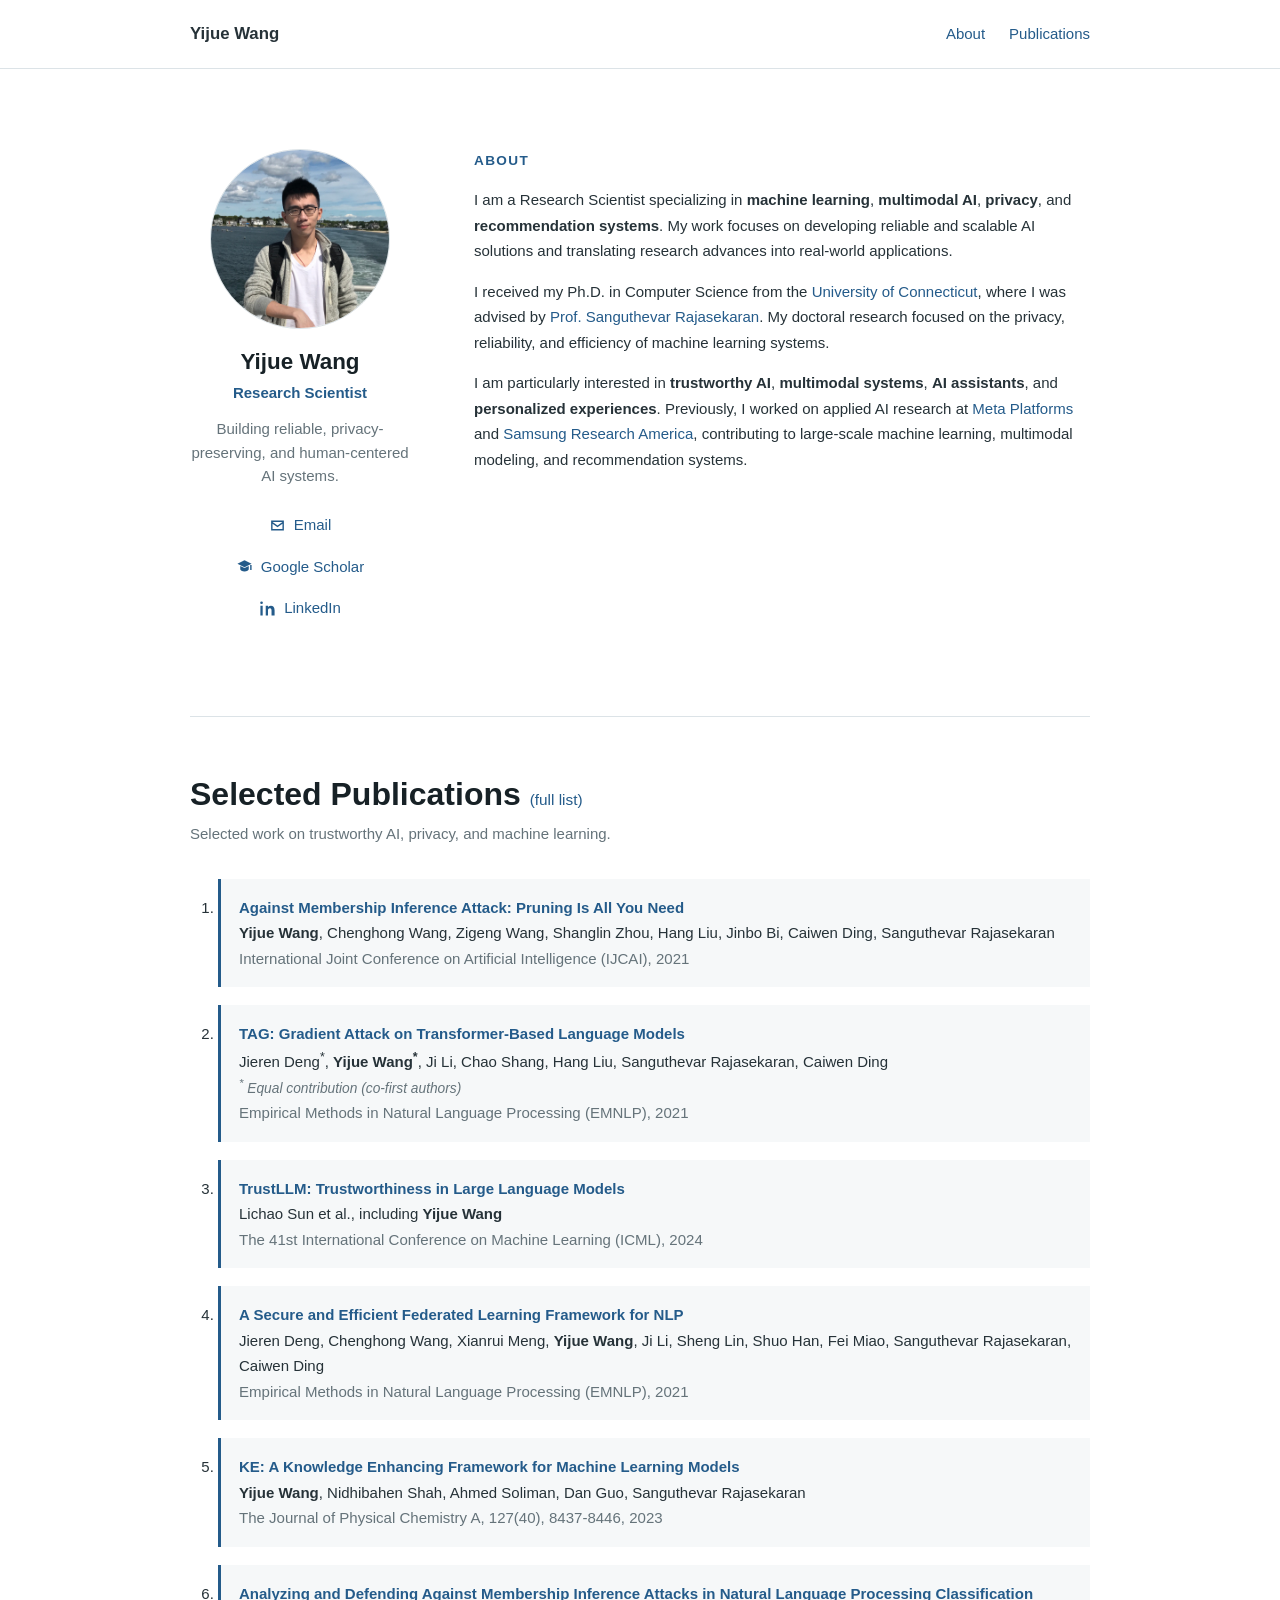
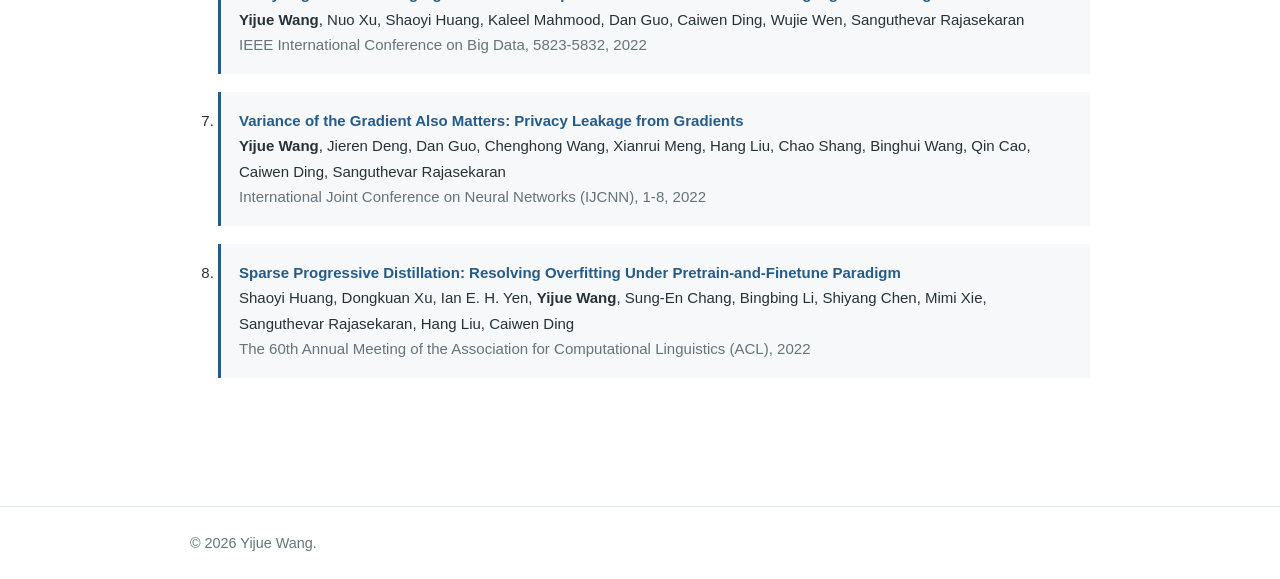
<file: index.html>
<!DOCTYPE html>
<html lang="en">
<head>
  <meta charset="UTF-8">
  <meta name="viewport" content="width=device-width, initial-scale=1.0">
  <meta name="description" content="Yijue Wang - Research Scientist in reliable, privacy-preserving, and human-centered AI.">
  <title>Yijue Wang | Research Scientist</title>
  <link rel="stylesheet" href="style.css">
</head>
<body>
  <header class="site-header">
    <nav class="container" aria-label="Main navigation">
      <a class="site-name" href="#about">Yijue Wang</a>
      <div class="nav-links">
        <a href="#about">About</a>
        <a href="#publications">Publications</a>
      </div>
    </nav>
  </header>

  <main class="container">
    <section id="about" class="profile-layout">
      <aside class="profile-sidebar" aria-label="Profile information">
        <img
          class="profile-photo"
          src="images/yijue-wang.jpg"
          alt="Portrait of Yijue Wang"
        >
        <h2 class="profile-name">Yijue Wang</h2>
        <p class="profile-role">Research Scientist</p>
        <p class="short-bio">
          Building reliable, privacy-preserving, and human-centered AI systems.
        </p>

        <div class="sidebar-links" aria-label="Profile links">
          <!-- Replace the two placeholder profile URLs below with your own. -->
          <a href="mailto:wyjstc@gmail.com">
            <svg class="link-icon" viewBox="0 0 24 24" aria-hidden="true">
              <path d="M3 5h18v14H3V5Zm9 7 7-5H5l7 5Zm0 2.4L5 9.5V17h14V9.5l-7 4.9Z"/>
            </svg>
            <span>Email</span>
          </a>
          <a href="https://scholar.google.com/citations?user=KLMq8UkAAAAJ&amp;hl=en" target="_blank" rel="noopener noreferrer">
            <svg class="link-icon" viewBox="0 0 24 24" aria-hidden="true">
              <path d="m12 3 10 5-10 5L2 8l10-5Zm-6 8.2 6 3 6-3V16c0 1.7-2.7 3-6 3s-6-1.3-6-3v-4.8ZM20 10h2v7h-2v-7Z"/>
            </svg>
            <span>Google Scholar</span>
          </a>
          <a href="https://www.linkedin.com/" target="_blank" rel="noopener noreferrer">
            <svg class="link-icon" viewBox="0 0 24 24" aria-hidden="true">
              <path d="M5.2 8.1H2V22h3.2V8.1ZM3.6 2A1.9 1.9 0 1 0 3.6 5.8 1.9 1.9 0 0 0 3.6 2ZM22 14.3c0-4.2-2.2-6.2-5.2-6.2-2.4 0-3.5 1.3-4.1 2.2V8.1H9.5V22h3.2v-6.9c0-1.8.4-3.6 2.7-3.6 2.3 0 2.3 2.1 2.3 3.7V22H22v-7.7Z"/>
            </svg>
            <span>LinkedIn</span>
          </a>
        </div>
      </aside>

      <div class="about">
        <p class="eyebrow">About</p>

      <p>
        I am a Research Scientist specializing in <strong>machine learning</strong>,
        <strong>multimodal AI</strong>, <strong>privacy</strong>, and
        <strong>recommendation systems</strong>. My work focuses on developing
        reliable and scalable AI solutions and translating research advances
        into real-world applications.
      </p>

      <p>
        I received my Ph.D. in Computer Science from the
        <a href="https://uconn.edu/" target="_blank" rel="noopener noreferrer">University of Connecticut</a>, where I was advised by
        <a href="https://engineering.uconn.edu/faculty/cse/sanguthevar-rajasekaran/" target="_blank" rel="noopener noreferrer">Prof. Sanguthevar Rajasekaran</a>.
        My doctoral research focused on the privacy, reliability, and efficiency
        of machine learning systems.
      </p>

      <p>
        I am particularly interested in <strong>trustworthy AI</strong>,
        <strong>multimodal systems</strong>, <strong>AI assistants</strong>, and
        <strong>personalized experiences</strong>. Previously, I worked on
        applied AI research at
        <a href="https://www.meta.com/about/" target="_blank" rel="noopener noreferrer">Meta Platforms</a>
        and <a href="https://sra.samsung.com/" target="_blank" rel="noopener noreferrer">Samsung Research America</a>,
        contributing to large-scale machine learning, multimodal modeling, and
        recommendation systems.
      </p>

      </div>
    </section>

    <section id="publications" class="publications">
      <h2>
        Selected Publications
        <a class="full-list-link" href="https://scholar.google.com/citations?user=KLMq8UkAAAAJ&amp;hl=en" target="_blank" rel="noopener noreferrer">(full list)</a>
      </h2>
      <p class="section-intro">Selected work on trustworthy AI, privacy, and machine learning.</p>

      <ol class="publication-list">
        <!-- Top-venue papers, prioritizing first/co-first authorship. -->
        <li>
          <p class="paper-title"><a href="https://scholar.google.com/citations?view_op=view_citation&amp;hl=en&amp;user=KLMq8UkAAAAJ&amp;citation_for_view=KLMq8UkAAAAJ:9yKSN-GCB0IC" target="_blank" rel="noopener noreferrer">Against Membership Inference Attack: Pruning Is All You Need</a></p>
          <p><strong>Yijue Wang</strong>, Chenghong Wang, Zigeng Wang, Shanglin Zhou, Hang Liu, Jinbo Bi, Caiwen Ding, Sanguthevar Rajasekaran</p>
          <p class="venue">International Joint Conference on Artificial Intelligence (IJCAI), 2021</p>
        </li>
        <li>
          <p class="paper-title"><a href="https://scholar.google.com/citations?view_op=view_citation&amp;hl=en&amp;user=KLMq8UkAAAAJ&amp;citation_for_view=KLMq8UkAAAAJ:YsMSGLbcyi4C" target="_blank" rel="noopener noreferrer">TAG: Gradient Attack on Transformer-Based Language Models</a></p>
          <p>Jieren Deng<sup>*</sup>, <strong>Yijue Wang<sup>*</sup></strong>, Ji Li, Chao Shang, Hang Liu, Sanguthevar Rajasekaran, Caiwen Ding</p>
          <p class="author-note"><sup>*</sup> Equal contribution (co-first authors)</p>
          <p class="venue">Empirical Methods in Natural Language Processing (EMNLP), 2021</p>
        </li>
        <li>
          <p class="paper-title"><a href="https://scholar.google.com/citations?view_op=view_citation&amp;hl=en&amp;user=KLMq8UkAAAAJ&amp;citation_for_view=KLMq8UkAAAAJ:eQOLeE2rZwMC" target="_blank" rel="noopener noreferrer">TrustLLM: Trustworthiness in Large Language Models</a></p>
          <p>Lichao Sun et al., including <strong>Yijue Wang</strong></p>
          <p class="venue">The 41st International Conference on Machine Learning (ICML), 2024</p>
        </li>
        <li>
          <p class="paper-title"><a href="https://scholar.google.com/citations?view_op=view_citation&amp;hl=en&amp;user=KLMq8UkAAAAJ&amp;citation_for_view=KLMq8UkAAAAJ:2osOgNQ5qMEC" target="_blank" rel="noopener noreferrer">A Secure and Efficient Federated Learning Framework for NLP</a></p>
          <p>Jieren Deng, Chenghong Wang, Xianrui Meng, <strong>Yijue Wang</strong>, Ji Li, Sheng Lin, Shuo Han, Fei Miao, Sanguthevar Rajasekaran, Caiwen Ding</p>
          <p class="venue">Empirical Methods in Natural Language Processing (EMNLP), 2021</p>
        </li>
        <!-- Additional first-author papers. -->
        <li>
          <p class="paper-title"><a href="https://scholar.google.com/citations?view_op=view_citation&amp;hl=en&amp;user=KLMq8UkAAAAJ&amp;citation_for_view=KLMq8UkAAAAJ:LkGwnXOMwfcC" target="_blank" rel="noopener noreferrer">KE: A Knowledge Enhancing Framework for Machine Learning Models</a></p>
          <p><strong>Yijue Wang</strong>, Nidhibahen Shah, Ahmed Soliman, Dan Guo, Sanguthevar Rajasekaran</p>
          <p class="venue">The Journal of Physical Chemistry A, 127(40), 8437-8446, 2023</p>
        </li>
        <li>
          <p class="paper-title"><a href="https://scholar.google.com/citations?view_op=view_citation&amp;hl=en&amp;user=KLMq8UkAAAAJ&amp;citation_for_view=KLMq8UkAAAAJ:qjMakFHDy7sC" target="_blank" rel="noopener noreferrer">Analyzing and Defending Against Membership Inference Attacks in Natural Language Processing Classification</a></p>
          <p><strong>Yijue Wang</strong>, Nuo Xu, Shaoyi Huang, Kaleel Mahmood, Dan Guo, Caiwen Ding, Wujie Wen, Sanguthevar Rajasekaran</p>
          <p class="venue">IEEE International Conference on Big Data, 5823-5832, 2022</p>
        </li>
        <li>
          <p class="paper-title"><a href="https://scholar.google.com/citations?view_op=view_citation&amp;hl=en&amp;user=KLMq8UkAAAAJ&amp;citation_for_view=KLMq8UkAAAAJ:zYLM7Y9cAGgC" target="_blank" rel="noopener noreferrer">Variance of the Gradient Also Matters: Privacy Leakage from Gradients</a></p>
          <p><strong>Yijue Wang</strong>, Jieren Deng, Dan Guo, Chenghong Wang, Xianrui Meng, Hang Liu, Chao Shang, Binghui Wang, Qin Cao, Caiwen Ding, Sanguthevar Rajasekaran</p>
          <p class="venue">International Joint Conference on Neural Networks (IJCNN), 1-8, 2022</p>
        </li>
        <!-- Additional selected paper. -->
        <li>
          <p class="paper-title"><a href="https://scholar.google.com/citations?view_op=view_citation&amp;hl=en&amp;user=KLMq8UkAAAAJ&amp;citation_for_view=KLMq8UkAAAAJ:Tyk-4Ss8FVUC" target="_blank" rel="noopener noreferrer">Sparse Progressive Distillation: Resolving Overfitting Under Pretrain-and-Finetune Paradigm</a></p>
          <p>Shaoyi Huang, Dongkuan Xu, Ian E. H. Yen, <strong>Yijue Wang</strong>, Sung-En Chang, Bingbing Li, Shiyang Chen, Mimi Xie, Sanguthevar Rajasekaran, Hang Liu, Caiwen Ding</p>
          <p class="venue">The 60th Annual Meeting of the Association for Computational Linguistics (ACL), 2022</p>
        </li>
      </ol>
    </section>
  </main>

  <footer>
    <div class="container">
      <p>&copy; 2026 Yijue Wang.</p>
    </div>
  </footer>
</body>
</html>
</file>
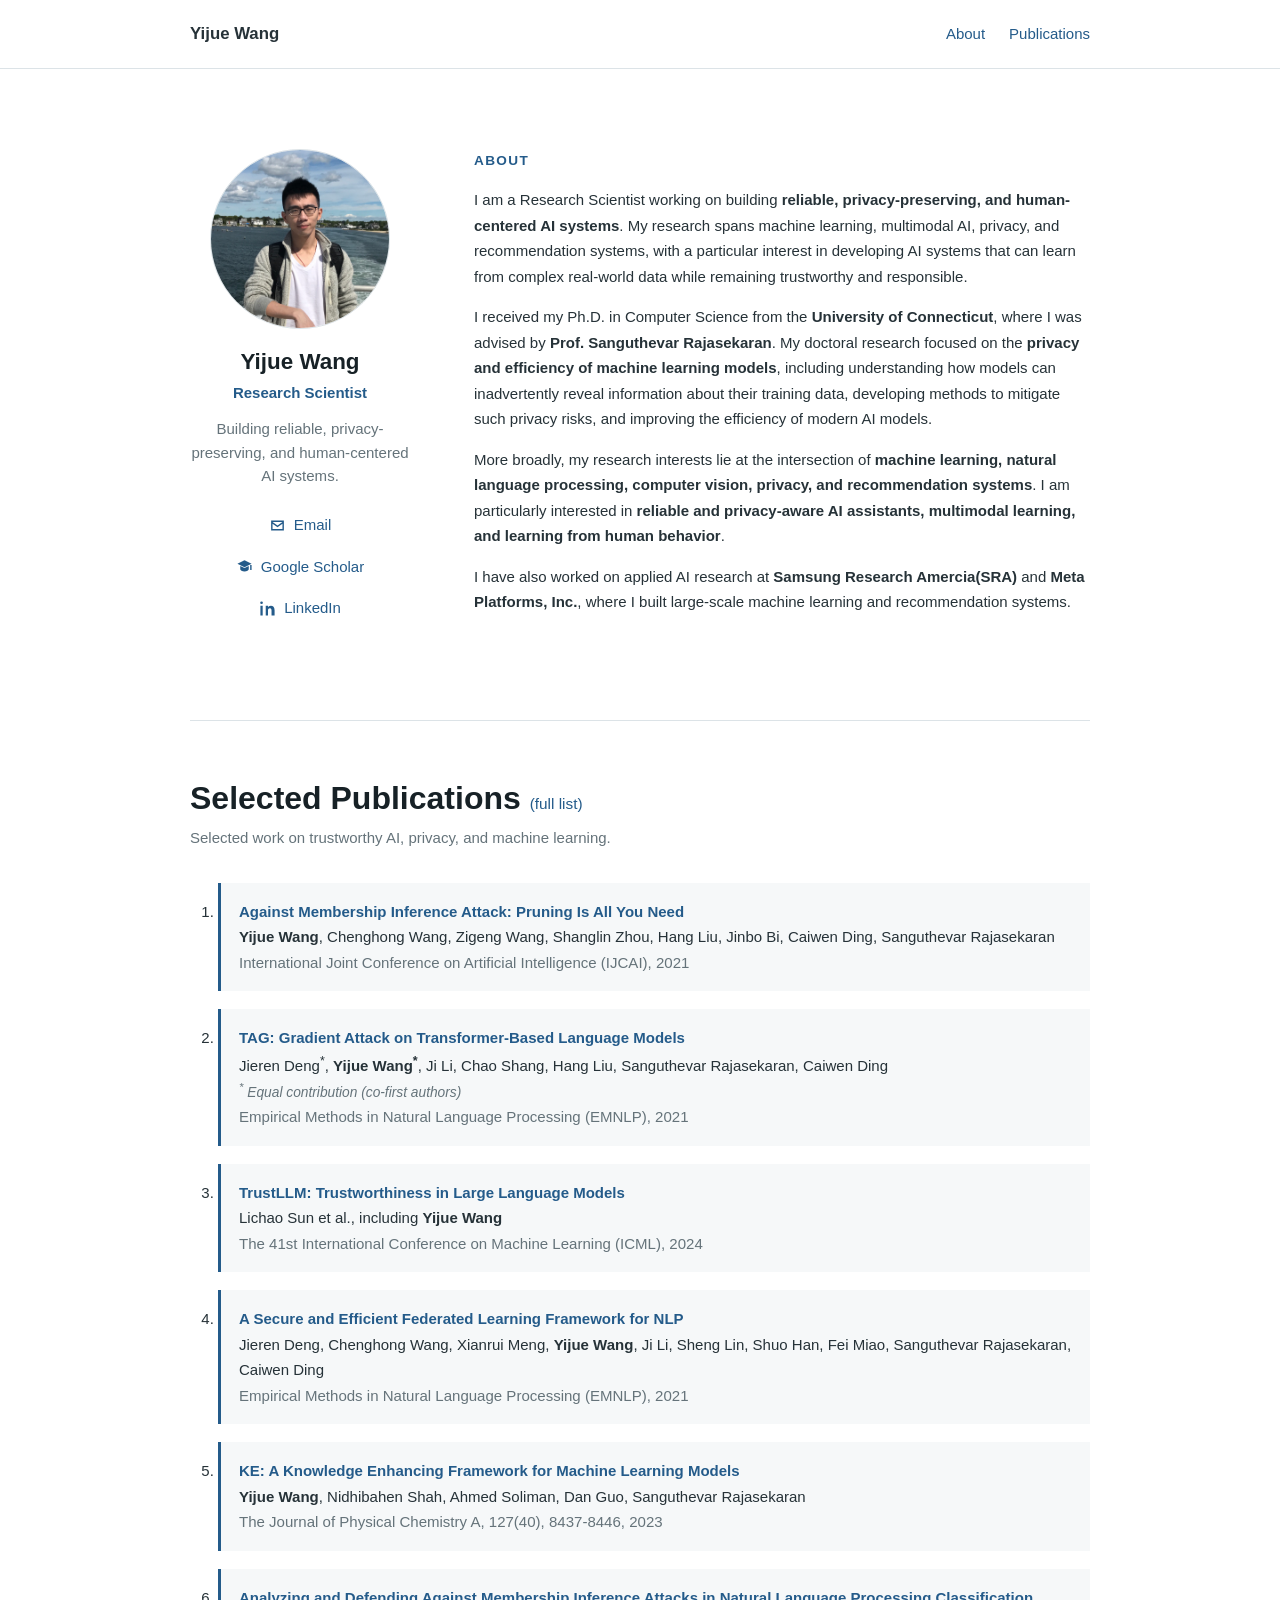
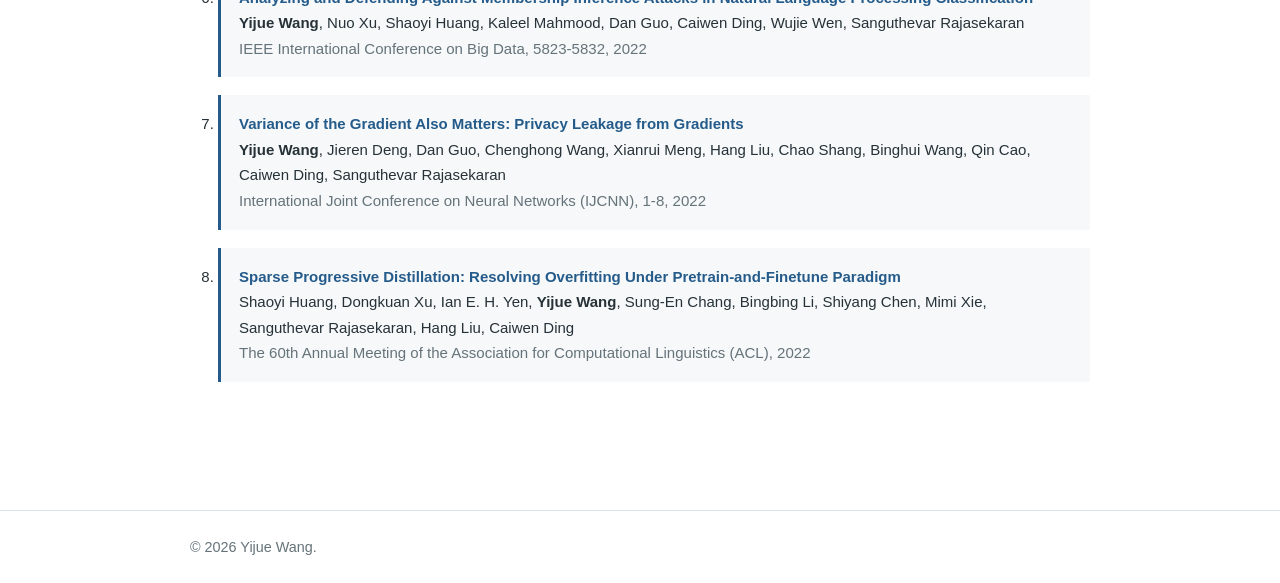
<file: academic-personal-page/index.html>
<!DOCTYPE html>
<html lang="en">
<head>
  <meta charset="UTF-8">
  <meta name="viewport" content="width=device-width, initial-scale=1.0">
  <meta name="description" content="Yijue Wang - Research Scientist in reliable, privacy-preserving, and human-centered AI.">
  <title>Yijue Wang | Research Scientist</title>
  <link rel="stylesheet" href="style.css">
</head>
<body>
  <header class="site-header">
    <nav class="container" aria-label="Main navigation">
      <a class="site-name" href="#about">Yijue Wang</a>
      <div class="nav-links">
        <a href="#about">About</a>
        <a href="#publications">Publications</a>
      </div>
    </nav>
  </header>

  <main class="container">
    <section id="about" class="profile-layout">
      <aside class="profile-sidebar" aria-label="Profile information">
        <img
          class="profile-photo"
          src="images/yijue-wang.jpg"
          alt="Portrait of Yijue Wang"
        >
        <h2 class="profile-name">Yijue Wang</h2>
        <p class="profile-role">Research Scientist</p>
        <p class="short-bio">
          Building reliable, privacy-preserving, and human-centered AI systems.
        </p>

        <div class="sidebar-links" aria-label="Profile links">
          <!-- Replace the two placeholder profile URLs below with your own. -->
          <a href="mailto:wyjstc@gmail.com">
            <svg class="link-icon" viewBox="0 0 24 24" aria-hidden="true">
              <path d="M3 5h18v14H3V5Zm9 7 7-5H5l7 5Zm0 2.4L5 9.5V17h14V9.5l-7 4.9Z"/>
            </svg>
            <span>Email</span>
          </a>
          <a href="https://scholar.google.com/citations?user=KLMq8UkAAAAJ&amp;hl=en" target="_blank" rel="noopener noreferrer">
            <svg class="link-icon" viewBox="0 0 24 24" aria-hidden="true">
              <path d="m12 3 10 5-10 5L2 8l10-5Zm-6 8.2 6 3 6-3V16c0 1.7-2.7 3-6 3s-6-1.3-6-3v-4.8ZM20 10h2v7h-2v-7Z"/>
            </svg>
            <span>Google Scholar</span>
          </a>
          <a href="https://www.linkedin.com/" target="_blank" rel="noopener noreferrer">
            <svg class="link-icon" viewBox="0 0 24 24" aria-hidden="true">
              <path d="M5.2 8.1H2V22h3.2V8.1ZM3.6 2A1.9 1.9 0 1 0 3.6 5.8 1.9 1.9 0 0 0 3.6 2ZM22 14.3c0-4.2-2.2-6.2-5.2-6.2-2.4 0-3.5 1.3-4.1 2.2V8.1H9.5V22h3.2v-6.9c0-1.8.4-3.6 2.7-3.6 2.3 0 2.3 2.1 2.3 3.7V22H22v-7.7Z"/>
            </svg>
            <span>LinkedIn</span>
          </a>
        </div>
      </aside>

      <div class="about">
        <p class="eyebrow">About</p>

      <p>
        I am a Research Scientist working on building <strong>reliable,
        privacy-preserving, and human-centered AI systems</strong>. My research
        spans machine learning, multimodal AI, privacy, and recommendation
        systems, with a particular interest in developing AI systems that can
        learn from complex real-world data while remaining trustworthy and
        responsible.
      </p>

      <p>
        I received my Ph.D. in Computer Science from the
        <strong>University of Connecticut</strong>, where I was advised by
        <strong>Prof. Sanguthevar Rajasekaran</strong>. My doctoral research focused
        on the <strong>privacy and efficiency of machine learning models</strong>,
        including understanding how models can inadvertently reveal information
        about their training data, developing methods to mitigate such privacy
        risks, and improving the efficiency of modern AI models.
      </p>

      <p>
        More broadly, my research interests lie at the intersection of
        <strong>machine learning, natural language processing, computer vision,
        privacy, and recommendation systems</strong>. I am particularly
        interested in <strong>reliable and privacy-aware AI assistants,
        multimodal learning, and learning from human behavior</strong>.
      </p>

      <p>
        I have also worked on applied AI research at <strong>Samsung Research Amercia(SRA)</strong>
        and <strong>Meta Platforms, Inc.</strong>, where I built large-scale machine learning
        and recommendation systems.
      </p>

      </div>
    </section>

    <section id="publications" class="publications">
      <h2>
        Selected Publications
        <a class="full-list-link" href="https://scholar.google.com/citations?user=KLMq8UkAAAAJ&amp;hl=en" target="_blank" rel="noopener noreferrer">(full list)</a>
      </h2>
      <p class="section-intro">Selected work on trustworthy AI, privacy, and machine learning.</p>

      <ol class="publication-list">
        <!-- Top-venue papers, prioritizing first/co-first authorship. -->
        <li>
          <p class="paper-title"><a href="https://scholar.google.com/citations?view_op=view_citation&amp;hl=en&amp;user=KLMq8UkAAAAJ&amp;citation_for_view=KLMq8UkAAAAJ:9yKSN-GCB0IC" target="_blank" rel="noopener noreferrer">Against Membership Inference Attack: Pruning Is All You Need</a></p>
          <p><strong>Yijue Wang</strong>, Chenghong Wang, Zigeng Wang, Shanglin Zhou, Hang Liu, Jinbo Bi, Caiwen Ding, Sanguthevar Rajasekaran</p>
          <p class="venue">International Joint Conference on Artificial Intelligence (IJCAI), 2021</p>
        </li>
        <li>
          <p class="paper-title"><a href="https://scholar.google.com/citations?view_op=view_citation&amp;hl=en&amp;user=KLMq8UkAAAAJ&amp;citation_for_view=KLMq8UkAAAAJ:YsMSGLbcyi4C" target="_blank" rel="noopener noreferrer">TAG: Gradient Attack on Transformer-Based Language Models</a></p>
          <p>Jieren Deng<sup>*</sup>, <strong>Yijue Wang<sup>*</sup></strong>, Ji Li, Chao Shang, Hang Liu, Sanguthevar Rajasekaran, Caiwen Ding</p>
          <p class="author-note"><sup>*</sup> Equal contribution (co-first authors)</p>
          <p class="venue">Empirical Methods in Natural Language Processing (EMNLP), 2021</p>
        </li>
        <li>
          <p class="paper-title"><a href="https://scholar.google.com/citations?view_op=view_citation&amp;hl=en&amp;user=KLMq8UkAAAAJ&amp;citation_for_view=KLMq8UkAAAAJ:eQOLeE2rZwMC" target="_blank" rel="noopener noreferrer">TrustLLM: Trustworthiness in Large Language Models</a></p>
          <p>Lichao Sun et al., including <strong>Yijue Wang</strong></p>
          <p class="venue">The 41st International Conference on Machine Learning (ICML), 2024</p>
        </li>
        <li>
          <p class="paper-title"><a href="https://scholar.google.com/citations?view_op=view_citation&amp;hl=en&amp;user=KLMq8UkAAAAJ&amp;citation_for_view=KLMq8UkAAAAJ:2osOgNQ5qMEC" target="_blank" rel="noopener noreferrer">A Secure and Efficient Federated Learning Framework for NLP</a></p>
          <p>Jieren Deng, Chenghong Wang, Xianrui Meng, <strong>Yijue Wang</strong>, Ji Li, Sheng Lin, Shuo Han, Fei Miao, Sanguthevar Rajasekaran, Caiwen Ding</p>
          <p class="venue">Empirical Methods in Natural Language Processing (EMNLP), 2021</p>
        </li>
        <!-- Additional first-author papers. -->
        <li>
          <p class="paper-title"><a href="https://scholar.google.com/citations?view_op=view_citation&amp;hl=en&amp;user=KLMq8UkAAAAJ&amp;citation_for_view=KLMq8UkAAAAJ:LkGwnXOMwfcC" target="_blank" rel="noopener noreferrer">KE: A Knowledge Enhancing Framework for Machine Learning Models</a></p>
          <p><strong>Yijue Wang</strong>, Nidhibahen Shah, Ahmed Soliman, Dan Guo, Sanguthevar Rajasekaran</p>
          <p class="venue">The Journal of Physical Chemistry A, 127(40), 8437-8446, 2023</p>
        </li>
        <li>
          <p class="paper-title"><a href="https://scholar.google.com/citations?view_op=view_citation&amp;hl=en&amp;user=KLMq8UkAAAAJ&amp;citation_for_view=KLMq8UkAAAAJ:qjMakFHDy7sC" target="_blank" rel="noopener noreferrer">Analyzing and Defending Against Membership Inference Attacks in Natural Language Processing Classification</a></p>
          <p><strong>Yijue Wang</strong>, Nuo Xu, Shaoyi Huang, Kaleel Mahmood, Dan Guo, Caiwen Ding, Wujie Wen, Sanguthevar Rajasekaran</p>
          <p class="venue">IEEE International Conference on Big Data, 5823-5832, 2022</p>
        </li>
        <li>
          <p class="paper-title"><a href="https://scholar.google.com/citations?view_op=view_citation&amp;hl=en&amp;user=KLMq8UkAAAAJ&amp;citation_for_view=KLMq8UkAAAAJ:zYLM7Y9cAGgC" target="_blank" rel="noopener noreferrer">Variance of the Gradient Also Matters: Privacy Leakage from Gradients</a></p>
          <p><strong>Yijue Wang</strong>, Jieren Deng, Dan Guo, Chenghong Wang, Xianrui Meng, Hang Liu, Chao Shang, Binghui Wang, Qin Cao, Caiwen Ding, Sanguthevar Rajasekaran</p>
          <p class="venue">International Joint Conference on Neural Networks (IJCNN), 1-8, 2022</p>
        </li>
        <!-- Additional selected paper. -->
        <li>
          <p class="paper-title"><a href="https://scholar.google.com/citations?view_op=view_citation&amp;hl=en&amp;user=KLMq8UkAAAAJ&amp;citation_for_view=KLMq8UkAAAAJ:Tyk-4Ss8FVUC" target="_blank" rel="noopener noreferrer">Sparse Progressive Distillation: Resolving Overfitting Under Pretrain-and-Finetune Paradigm</a></p>
          <p>Shaoyi Huang, Dongkuan Xu, Ian E. H. Yen, <strong>Yijue Wang</strong>, Sung-En Chang, Bingbing Li, Shiyang Chen, Mimi Xie, Sanguthevar Rajasekaran, Hang Liu, Caiwen Ding</p>
          <p class="venue">The 60th Annual Meeting of the Association for Computational Linguistics (ACL), 2022</p>
        </li>
      </ol>
    </section>
  </main>

  <footer>
    <div class="container">
      <p>&copy; 2026 Yijue Wang.</p>
    </div>
  </footer>
</body>
</html>
</file>
<file: style.css>
:root {
  --background: #ffffff;
  --text: #263238;
  --muted: #65737a;
  --accent: #245b8a;
  --line: #dce3e7;
  --soft-background: #f6f8f9;
}

* {
  box-sizing: border-box;
}

html {
  scroll-behavior: smooth;
}

body {
  margin: 0;
  background: var(--background);
  color: var(--text);
  font-family: Arial, Helvetica, sans-serif;
  font-size: 15px;
  line-height: 1.7;
}

.container {
  width: min(900px, calc(100% - 40px));
  margin: 0 auto;
}

.site-header {
  position: sticky;
  top: 0;
  z-index: 10;
  background: rgba(255, 255, 255, 0.96);
  border-bottom: 1px solid var(--line);
}

nav {
  display: flex;
  align-items: center;
  justify-content: space-between;
  min-height: 68px;
}

a {
  color: var(--accent);
  text-decoration: none;
}

a:hover,
a:focus {
  text-decoration: underline;
}

.site-name {
  color: var(--text);
  font-size: 1.05rem;
  font-weight: 700;
}

.nav-links {
  display: flex;
  gap: 24px;
}

main {
  padding: 80px 0 40px;
}

section {
  scroll-margin-top: 95px;
}

.profile-layout {
  display: grid;
  grid-template-columns: 220px minmax(0, 1fr);
  gap: 64px;
  align-items: start;
}

.profile-sidebar {
  position: sticky;
  top: 105px;
  text-align: center;
}

.profile-photo {
  display: block;
  width: 180px;
  height: 180px;
  margin: 0 auto 20px;
  object-fit: cover;
  border: 1px solid var(--line);
  border-radius: 50%;
}

.profile-name {
  margin: 0;
  font-size: 1.4rem;
}

.profile-role {
  margin: 4px 0 12px;
  color: var(--accent);
  font-weight: 700;
}

.short-bio {
  margin: 0;
  color: var(--muted);
  font-size: 0.94rem;
  line-height: 1.55;
}

.sidebar-links {
  display: flex;
  flex-direction: column;
  gap: 6px;
  margin-top: 20px;
}

.sidebar-links a {
  display: inline-flex;
  align-items: center;
  justify-content: center;
  gap: 8px;
  padding: 5px;
}

.link-icon {
  flex: 0 0 auto;
  width: 17px;
  height: 17px;
  fill: currentColor;
}

.about {
  min-width: 0;
}

.eyebrow {
  margin: 0 0 6px;
  color: var(--accent);
  font-size: 0.85rem;
  font-weight: 700;
  letter-spacing: 0.1em;
  text-transform: uppercase;
}

h1,
h2 {
  color: #172126;
  line-height: 1.2;
}

h1 {
  margin: 0 0 30px;
  font-size: clamp(2.2rem, 7vw, 4rem);
  letter-spacing: -0.04em;
}

h2 {
  margin: 0;
  font-size: 2rem;
}

.full-list-link {
  font-size: 0.48em;
  font-weight: 400;
  white-space: nowrap;
}

.publications {
  margin-top: 90px;
  padding-top: 58px;
  border-top: 1px solid var(--line);
}

.section-intro {
  margin: 8px 0 32px;
  color: var(--muted);
}

.publication-list {
  margin: 0;
  padding-left: 28px;
}

.publication-list li {
  margin-bottom: 18px;
  padding: 16px 18px;
  background: var(--soft-background);
  border-left: 3px solid var(--accent);
}

.publication-list p {
  margin: 0;
}

.paper-title {
  color: #172126;
  font-weight: 700;
}

.venue {
  color: var(--muted);
  font-size: 0.94rem;
}

.author-note {
  color: var(--muted);
  font-size: 0.86rem;
  font-style: italic;
}

footer {
  margin-top: 70px;
  padding: 24px 0;
  color: var(--muted);
  font-size: 0.9rem;
  border-top: 1px solid var(--line);
}

footer p {
  margin: 0;
}

@media (max-width: 600px) {
  body {
    font-size: 16px;
  }

  nav {
    align-items: flex-start;
    flex-direction: column;
    justify-content: center;
    gap: 2px;
    padding: 10px 0;
  }

  .nav-links {
    gap: 18px;
  }

  main {
    padding-top: 55px;
  }

  .profile-layout {
    grid-template-columns: 1fr;
    gap: 48px;
  }

  .profile-sidebar {
    position: static;
  }

  .sidebar-links {
    flex-direction: row;
    flex-wrap: wrap;
    justify-content: center;
    gap: 12px;
  }
}
</file>
<file: academic-personal-page/style.css>
:root {
  --background: #ffffff;
  --text: #263238;
  --muted: #65737a;
  --accent: #245b8a;
  --line: #dce3e7;
  --soft-background: #f6f8f9;
}

* {
  box-sizing: border-box;
}

html {
  scroll-behavior: smooth;
}

body {
  margin: 0;
  background: var(--background);
  color: var(--text);
  font-family: Arial, Helvetica, sans-serif;
  font-size: 15px;
  line-height: 1.7;
}

.container {
  width: min(900px, calc(100% - 40px));
  margin: 0 auto;
}

.site-header {
  position: sticky;
  top: 0;
  z-index: 10;
  background: rgba(255, 255, 255, 0.96);
  border-bottom: 1px solid var(--line);
}

nav {
  display: flex;
  align-items: center;
  justify-content: space-between;
  min-height: 68px;
}

a {
  color: var(--accent);
  text-decoration: none;
}

a:hover,
a:focus {
  text-decoration: underline;
}

.site-name {
  color: var(--text);
  font-size: 1.05rem;
  font-weight: 700;
}

.nav-links {
  display: flex;
  gap: 24px;
}

main {
  padding: 80px 0 40px;
}

section {
  scroll-margin-top: 95px;
}

.profile-layout {
  display: grid;
  grid-template-columns: 220px minmax(0, 1fr);
  gap: 64px;
  align-items: start;
}

.profile-sidebar {
  position: sticky;
  top: 105px;
  text-align: center;
}

.profile-photo {
  display: block;
  width: 180px;
  height: 180px;
  margin: 0 auto 20px;
  object-fit: cover;
  border: 1px solid var(--line);
  border-radius: 50%;
}

.profile-name {
  margin: 0;
  font-size: 1.4rem;
}

.profile-role {
  margin: 4px 0 12px;
  color: var(--accent);
  font-weight: 700;
}

.short-bio {
  margin: 0;
  color: var(--muted);
  font-size: 0.94rem;
  line-height: 1.55;
}

.sidebar-links {
  display: flex;
  flex-direction: column;
  gap: 6px;
  margin-top: 20px;
}

.sidebar-links a {
  display: inline-flex;
  align-items: center;
  justify-content: center;
  gap: 8px;
  padding: 5px;
}

.link-icon {
  flex: 0 0 auto;
  width: 17px;
  height: 17px;
  fill: currentColor;
}

.about {
  min-width: 0;
}

.eyebrow {
  margin: 0 0 6px;
  color: var(--accent);
  font-size: 0.85rem;
  font-weight: 700;
  letter-spacing: 0.1em;
  text-transform: uppercase;
}

h1,
h2 {
  color: #172126;
  line-height: 1.2;
}

h1 {
  margin: 0 0 30px;
  font-size: clamp(2.2rem, 7vw, 4rem);
  letter-spacing: -0.04em;
}

h2 {
  margin: 0;
  font-size: 2rem;
}

.full-list-link {
  font-size: 0.48em;
  font-weight: 400;
  white-space: nowrap;
}

.publications {
  margin-top: 90px;
  padding-top: 58px;
  border-top: 1px solid var(--line);
}

.section-intro {
  margin: 8px 0 32px;
  color: var(--muted);
}

.publication-list {
  margin: 0;
  padding-left: 28px;
}

.publication-list li {
  margin-bottom: 18px;
  padding: 16px 18px;
  background: var(--soft-background);
  border-left: 3px solid var(--accent);
}

.publication-list p {
  margin: 0;
}

.paper-title {
  color: #172126;
  font-weight: 700;
}

.venue {
  color: var(--muted);
  font-size: 0.94rem;
}

.author-note {
  color: var(--muted);
  font-size: 0.86rem;
  font-style: italic;
}

footer {
  margin-top: 70px;
  padding: 24px 0;
  color: var(--muted);
  font-size: 0.9rem;
  border-top: 1px solid var(--line);
}

footer p {
  margin: 0;
}

@media (max-width: 600px) {
  body {
    font-size: 16px;
  }

  nav {
    align-items: flex-start;
    flex-direction: column;
    justify-content: center;
    gap: 2px;
    padding: 10px 0;
  }

  .nav-links {
    gap: 18px;
  }

  main {
    padding-top: 55px;
  }

  .profile-layout {
    grid-template-columns: 1fr;
    gap: 48px;
  }

  .profile-sidebar {
    position: static;
  }

  .sidebar-links {
    flex-direction: row;
    flex-wrap: wrap;
    justify-content: center;
    gap: 12px;
  }
}
</file>
